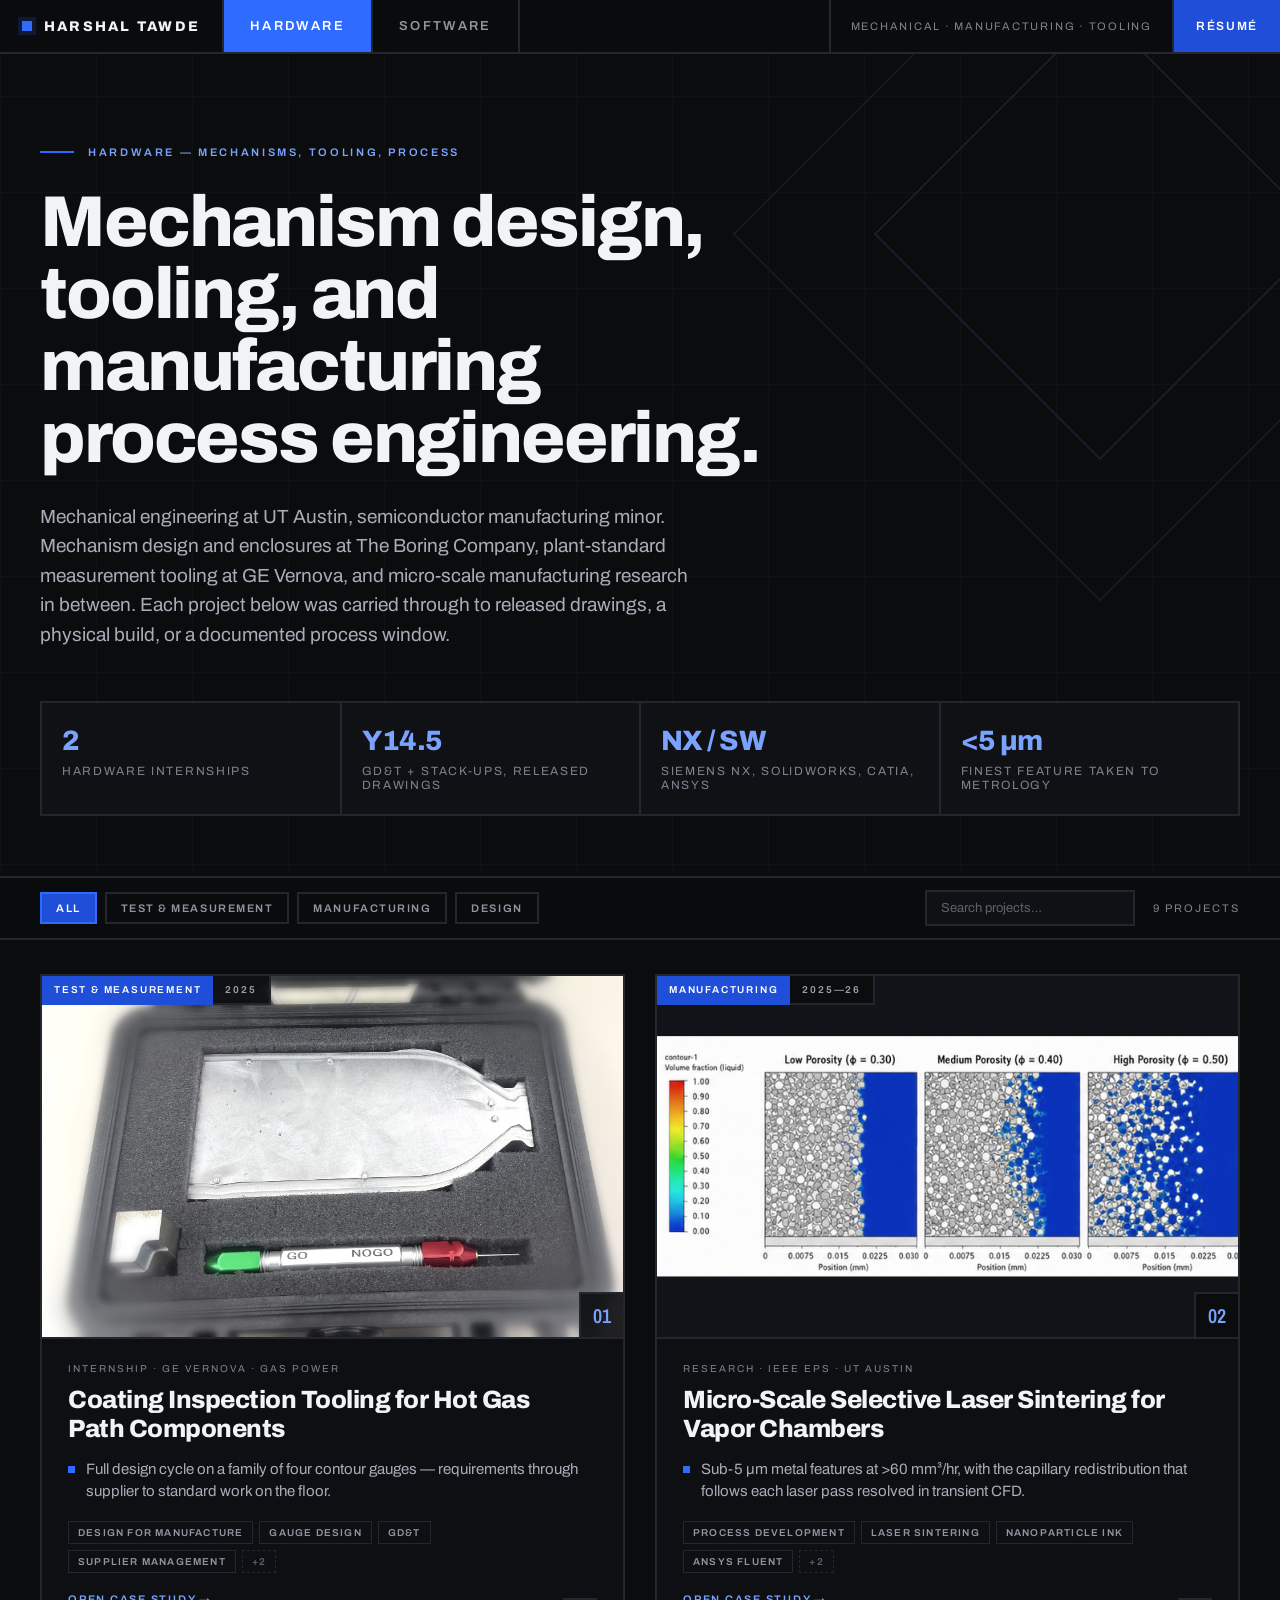
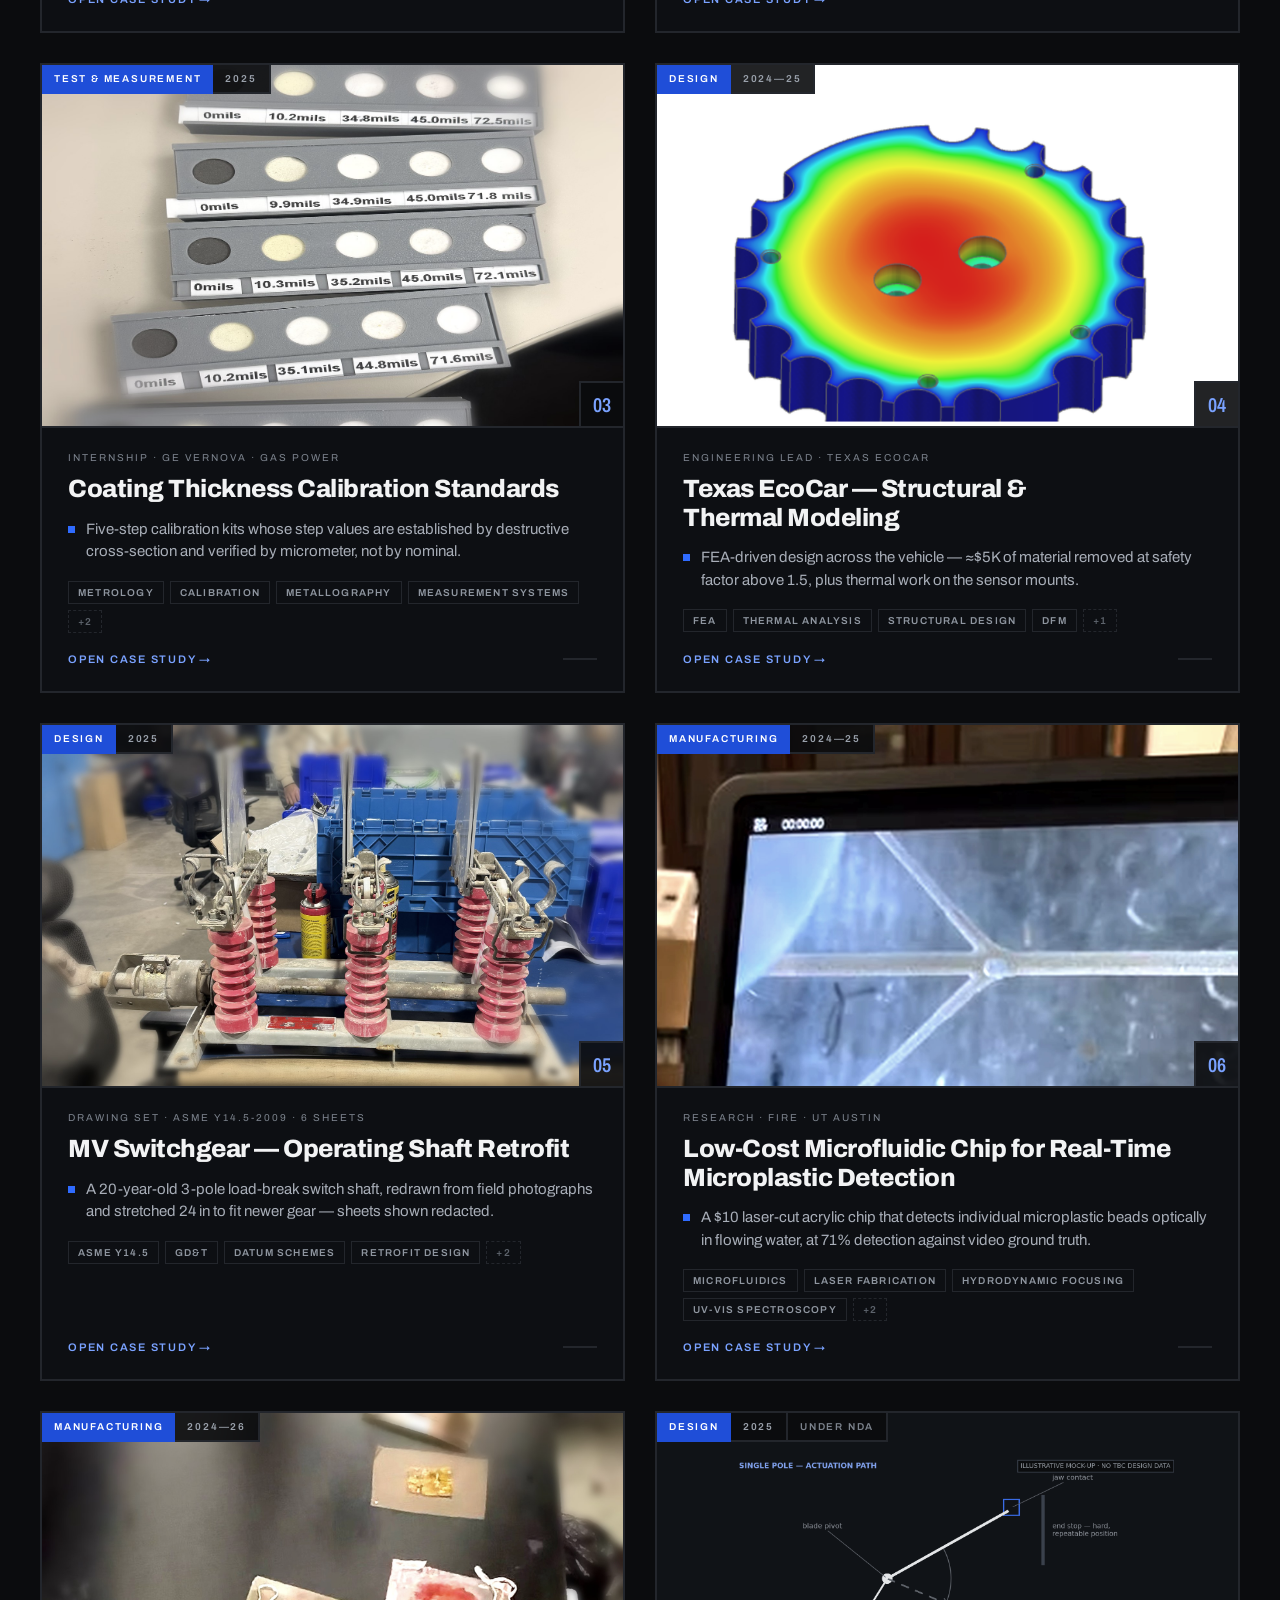
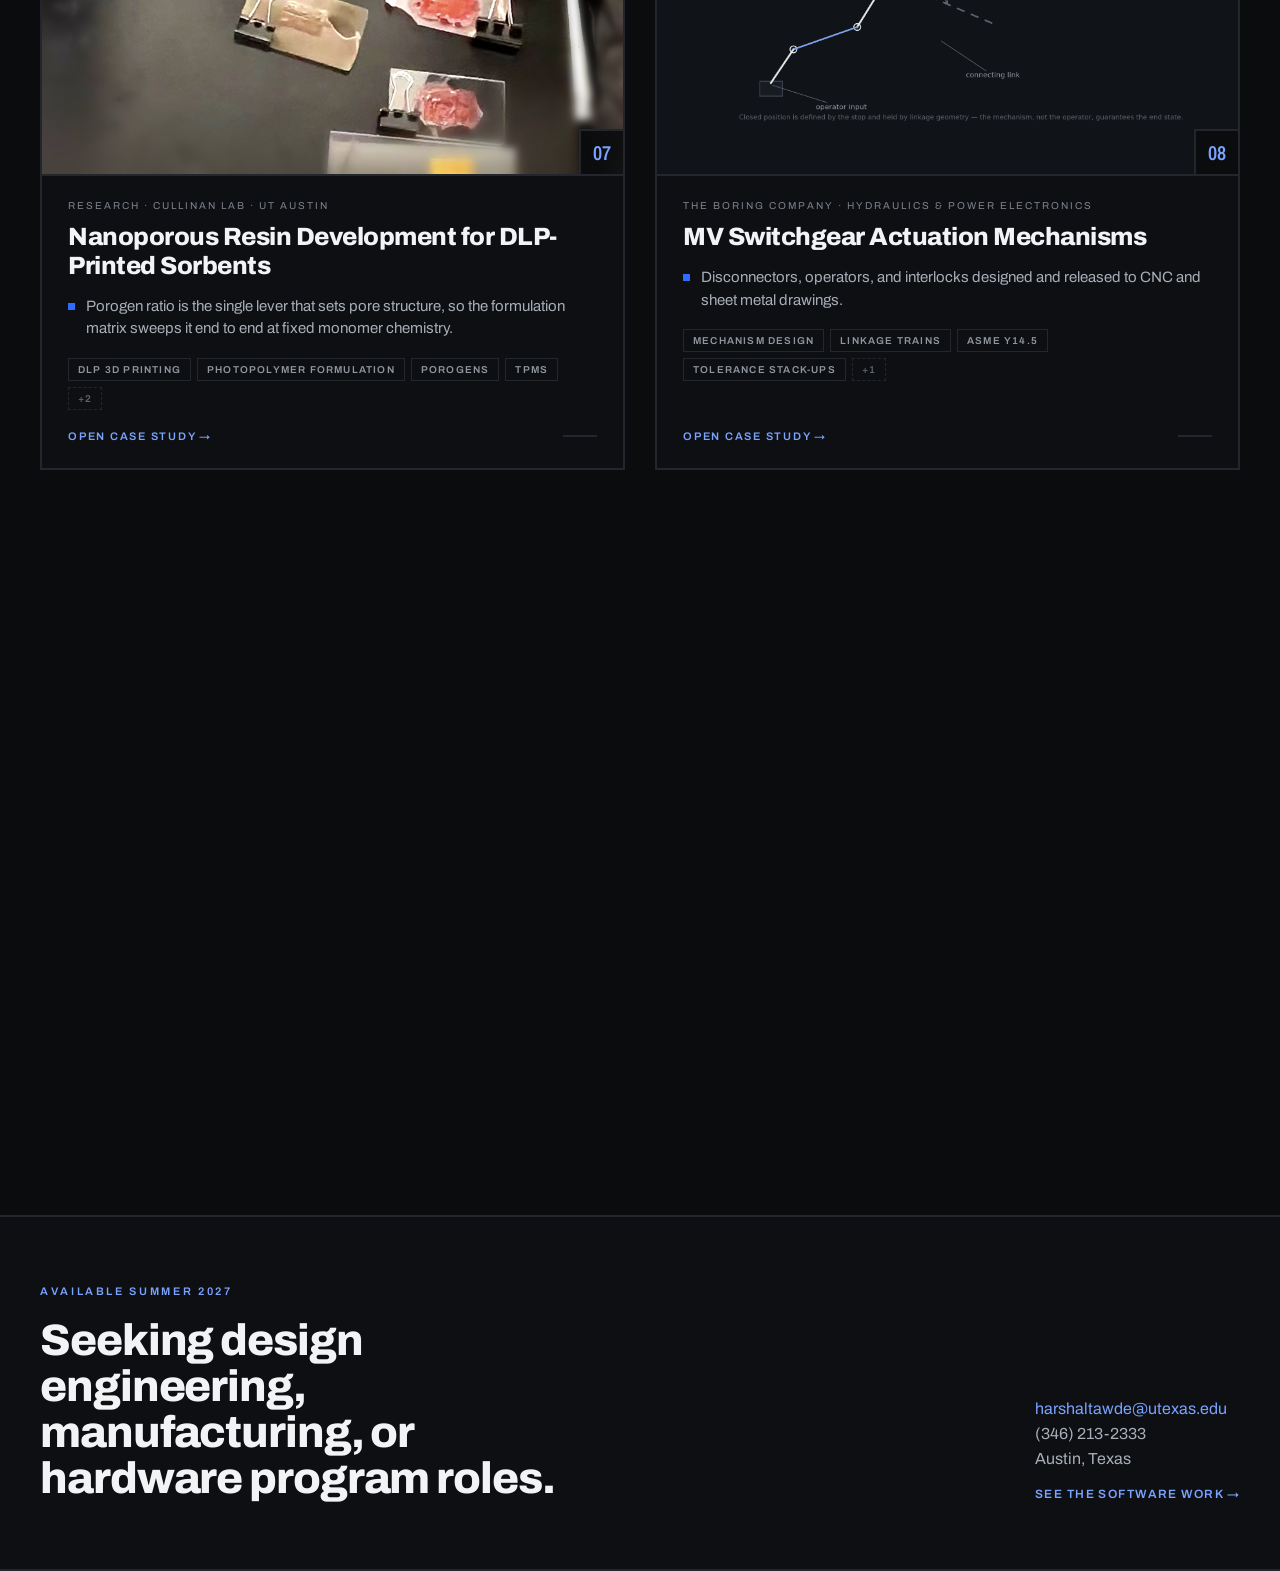
<file: index.html>
<!DOCTYPE html>
<html lang="en">
<head>
<meta charset="utf-8">
<meta name="viewport" content="width=device-width, initial-scale=1">
<title>Harshal Tawde — Hardware</title>
<meta name="description" content="Mechanical engineering: mechanism design, tooling, and manufacturing process work.">
<link rel="preconnect" href="https://fonts.googleapis.com">
<link rel="preconnect" href="https://fonts.gstatic.com" crossorigin>
<link href="https://fonts.googleapis.com/css2?family=Archivo:wght@400;600;800&amp;family=Archivo+Narrow:wght@600&amp;display=swap" rel="stylesheet">
<link rel="stylesheet" href="assets/site.css">
</head>
<body data-page="HW">
  <div class="grid-bg"></div>
  <div class="page">
    <header class="nav">
      <div class="nav-brand"><span class="nav-mark"></span>Harshal Tawde</div>
      <nav class="nav-tabs">
        <a class="nav-tab" href="index.html" aria-current="page">Hardware</a>
        <a class="nav-tab" href="software.html">Software</a>
      </nav>
      <div class="nav-right">
        <span class="nav-meta">Mechanical · Manufacturing · Tooling</span>
        <a class="nav-cta" href="mailto:harshaltawde@utexas.edu">Résumé</a>
      </div>
    </header>
    <main id="view"></main>
  </div>
  <script src="assets/data.js"></script>
  <script src="assets/app.js"></script>
</body>
</html>
</file>
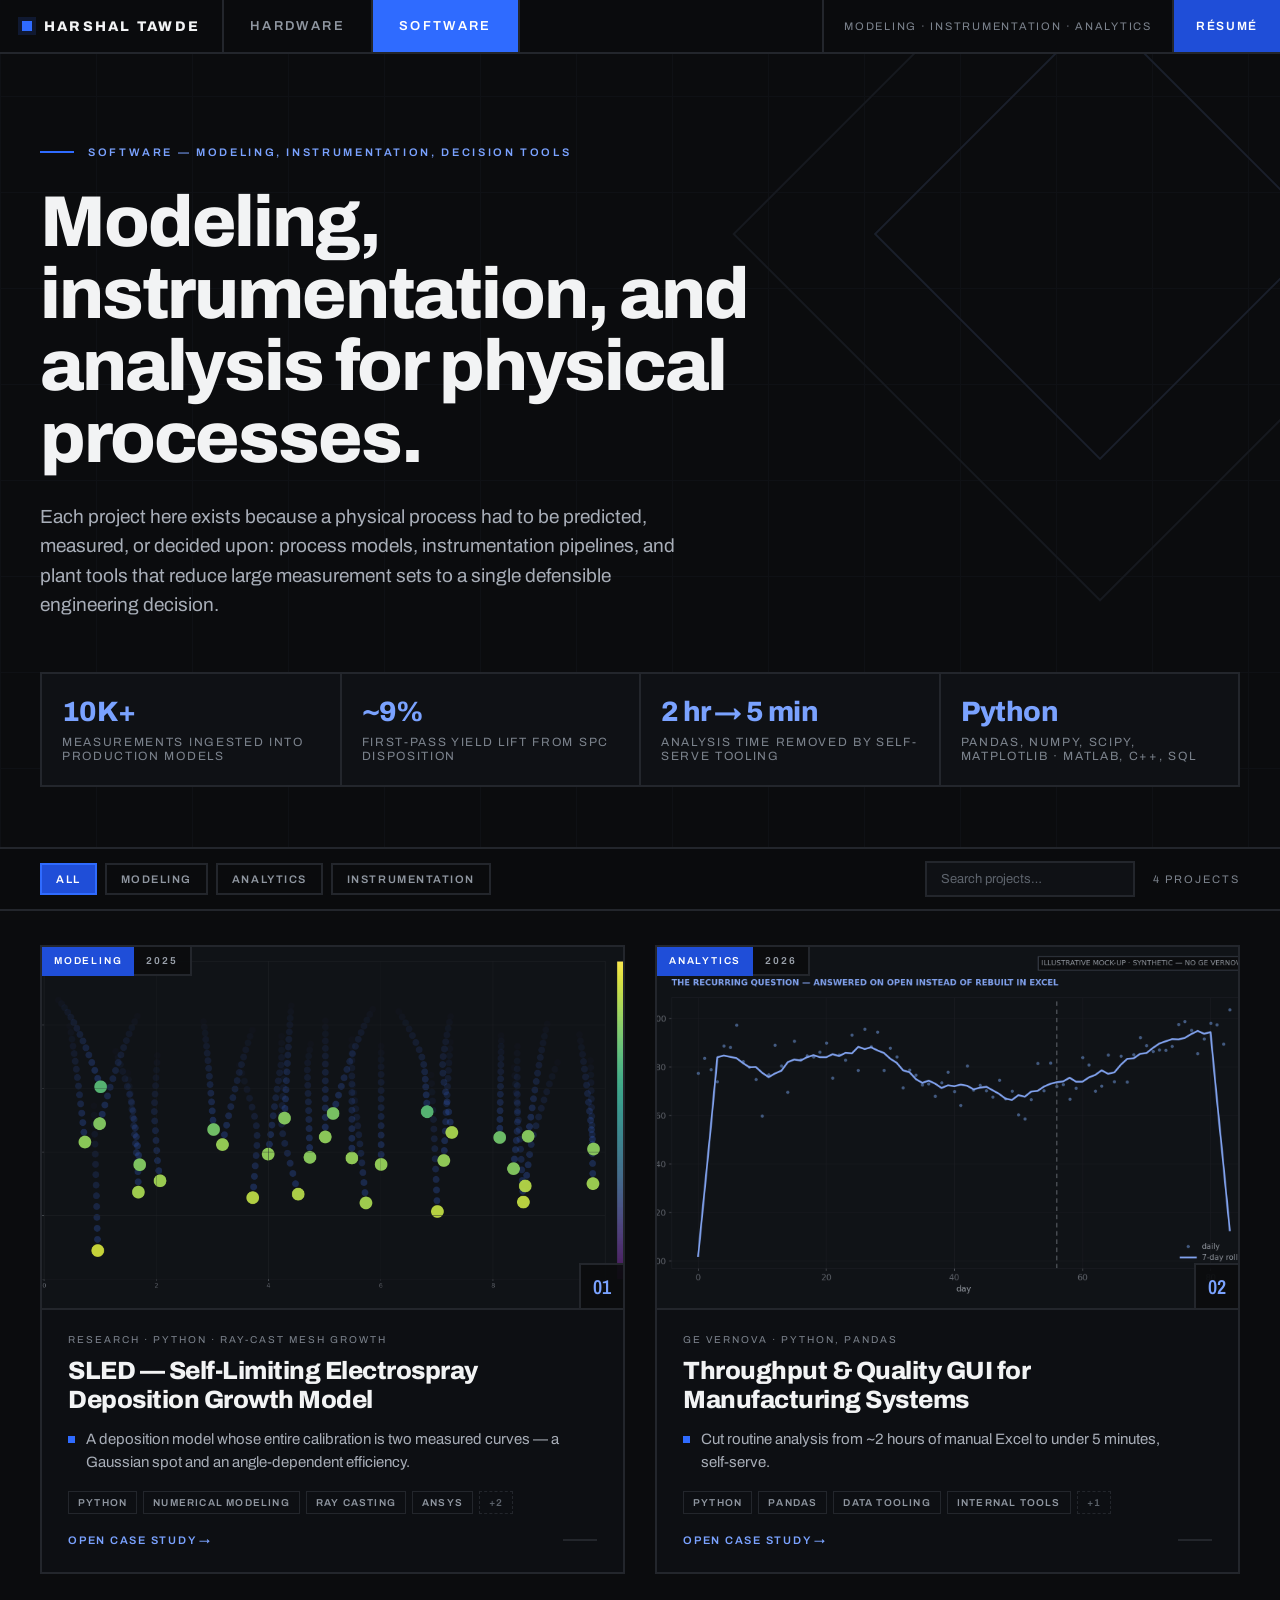
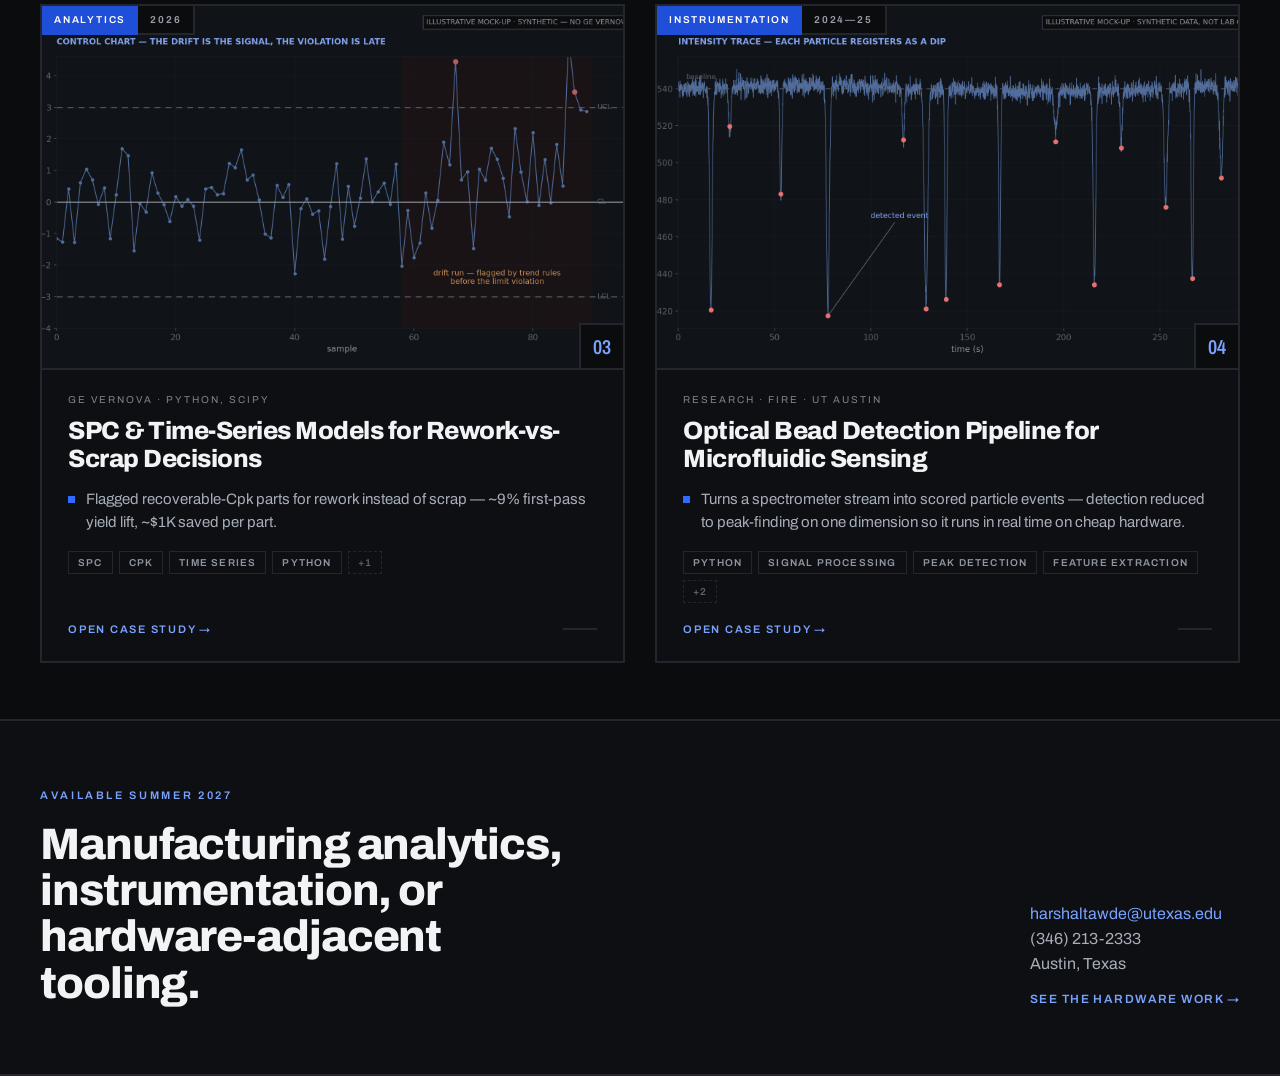
<file: software.html>
<!DOCTYPE html>
<html lang="en">
<head>
<meta charset="utf-8">
<meta name="viewport" content="width=device-width, initial-scale=1">
<title>Harshal Tawde — Software</title>
<meta name="description" content="Modeling, instrumentation, and decision tools built around physical processes.">
<link rel="preconnect" href="https://fonts.googleapis.com">
<link rel="preconnect" href="https://fonts.gstatic.com" crossorigin>
<link href="https://fonts.googleapis.com/css2?family=Archivo:wght@400;600;800&amp;family=Archivo+Narrow:wght@600&amp;display=swap" rel="stylesheet">
<link rel="stylesheet" href="assets/site.css">
</head>
<body data-page="SW">
  <div class="grid-bg"></div>
  <div class="page">
    <header class="nav">
      <div class="nav-brand"><span class="nav-mark"></span>Harshal Tawde</div>
      <nav class="nav-tabs">
        <a class="nav-tab" href="index.html">Hardware</a>
        <a class="nav-tab" href="software.html" aria-current="page">Software</a>
      </nav>
      <div class="nav-right">
        <span class="nav-meta">Modeling · Instrumentation · Analytics</span>
        <a class="nav-cta" href="mailto:harshaltawde@utexas.edu">Résumé</a>
      </div>
    </header>
    <main id="view"></main>
  </div>
  <script src="assets/data.js"></script>
  <script src="assets/app.js"></script>
</body>
</html>
</file>
<file: assets/site.css>
/* Harshal Tawde — portfolio.
   Hard 2px rules, blueprint grid, rotated diamonds, one blue accent. */

:root {
  --bg: #0b0c0e;
  --panel: #0d0f13;
  --panel-2: #0f1115;
  --media: #101318;
  --rule: #23262c;
  --rule-soft: #1c1f25;
  --ink: #f2f3f4;
  --ink-2: #e4e6e9;
  --muted: #a8aeb8;
  --muted-2: #8f96a0;
  --muted-3: #7c838d;
  --muted-4: #5d636c;
  --accent: #2f6bff;
  --accent-dark: #1f4ed8;
  --accent-light: #7aa2ff;
  --nav-h: 54px;
  --pad: 40px;
  --maxw: 1680px;
}

* { box-sizing: border-box; }

html { background: var(--bg); scroll-behavior: smooth; }

body {
  margin: 0;
  background: var(--bg);
  color: var(--ink);
  font-family: Archivo, system-ui, sans-serif;
  -webkit-font-smoothing: antialiased;
}

a { color: var(--accent-light); text-decoration: none; }
a:hover { color: #a8c2ff; }
::selection { background: var(--accent-dark); color: #fff; }
:focus-visible { outline: 2px solid var(--accent); outline-offset: 2px; }

@media (prefers-reduced-motion: reduce) {
  html { scroll-behavior: auto; }
  * { transition: none !important; animation: none !important; }
}

.grid-bg {
  position: fixed;
  inset: 0;
  pointer-events: none;
  z-index: 1;
  background-image:
    linear-gradient(#14171c 1px, transparent 1px),
    linear-gradient(90deg, #14171c 1px, transparent 1px);
  background-size: 96px 96px;
  opacity: 0.55;
}

.page { position: relative; z-index: 2; }

.progress {
  position: fixed;
  left: 0; top: 0;
  height: 3px; width: 0;
  background: var(--accent);
  z-index: 60;
  transition: width 90ms linear;
}

/* scroll reveal — class added by JS, so no-JS still renders everything */
.reveal { opacity: 0; transform: translateY(14px); }
.reveal.in {
  opacity: 1; transform: none;
  transition: opacity 520ms ease, transform 520ms cubic-bezier(.2,.7,.2,1);
}

/* ---------- top nav ---------- */

.nav {
  position: sticky; top: 0; z-index: 50;
  height: var(--nav-h);
  background: #0b0c0ef2;
  backdrop-filter: blur(8px);
  border-bottom: 2px solid var(--rule);
  display: flex; align-items: stretch; justify-content: space-between;
  white-space: nowrap;
}

.nav-brand {
  display: flex; align-items: center; gap: 12px;
  padding: 0 22px;
  border-right: 2px solid var(--rule);
  font-weight: 800; font-size: 14px;
  letter-spacing: 0.16em; text-transform: uppercase;
  color: var(--ink);
}
.nav-mark { width: 10px; height: 10px; background: var(--accent); box-shadow: 0 0 0 4px #2f6bff26; flex: none; }

.nav-tabs { display: flex; align-items: stretch; flex: 1; }
.nav-tab {
  display: flex; align-items: center; padding: 0 26px;
  font-size: 13px; font-weight: 600;
  letter-spacing: 0.18em; text-transform: uppercase;
  border-right: 2px solid var(--rule);
  color: #8f96a0;
}
.nav-tab:hover { color: var(--ink); }
.nav-tab[aria-current="page"] { background: var(--accent); color: #fff; }

.nav-right { display: flex; align-items: stretch; }
.nav-meta {
  display: flex; align-items: center; padding: 0 20px;
  font-size: 11px; letter-spacing: 0.16em; text-transform: uppercase;
  color: var(--muted-3); border-left: 2px solid var(--rule);
}
.nav-cta {
  display: flex; align-items: center; padding: 0 22px;
  font-size: 12px; font-weight: 600;
  letter-spacing: 0.14em; text-transform: uppercase;
  color: #fff; background: var(--accent-dark);
  border-left: 2px solid var(--rule);
}
.nav-cta:hover { background: var(--accent); color: #fff; }

/* ---------- hero ---------- */

.hero {
  position: relative;
  padding: 92px var(--pad) 60px;
  border-bottom: 2px solid var(--rule);
  overflow: hidden;
}
.hero .diamond-a, .hero .diamond-b { position: absolute; transform: rotate(45deg); }
.hero .diamond-a { right: -80px; top: -80px; width: 520px; height: 520px; border: 2px solid #16191f; }
.hero .diamond-b { right: 20px; top: 20px; width: 320px; height: 320px; border: 2px solid #1a1f2b; }

.hero-inner { position: relative; max-width: 1180px; }

.eyebrow {
  display: flex; align-items: center; gap: 14px; margin-bottom: 28px;
  font-size: 11px; font-weight: 600;
  letter-spacing: 0.24em; text-transform: uppercase;
  color: var(--accent-light);
}
.eyebrow::before { content: ""; width: 34px; height: 2px; background: var(--accent); flex: none; }

.hero h1 {
  margin: 0; font-size: 72px; line-height: 1;
  font-weight: 800; letter-spacing: -0.03em;
  max-width: 16ch; text-wrap: pretty;
}
.hero-body {
  margin: 28px 0 0; font-size: 19px; line-height: 1.55;
  max-width: 60ch; color: var(--muted); text-wrap: pretty;
}

.stats {
  position: relative; display: grid;
  grid-template-columns: repeat(4, 1fr);
  gap: 2px; background: var(--rule);
  border: 2px solid var(--rule); margin-top: 52px;
}
.stat { background: var(--panel-2); padding: 22px 20px; }
.stat-v { font-size: 28px; font-weight: 800; letter-spacing: -0.02em; color: var(--accent-light); }
.stat-l { font-size: 12px; letter-spacing: 0.14em; text-transform: uppercase; color: var(--muted-3); margin-top: 8px; }

/* ---------- filter toolbar ---------- */

.toolbar {
  position: sticky; top: var(--nav-h); z-index: 45;
  display: flex; align-items: center; gap: 18px; flex-wrap: wrap;
  padding: 12px var(--pad);
  background: #0b0c0ef2;
  backdrop-filter: blur(8px);
  border-bottom: 2px solid var(--rule);
}

.chips { display: flex; gap: 8px; flex-wrap: wrap; align-items: center; }

.chip {
  font: inherit; padding: 8px 14px;
  border: 2px solid var(--rule);
  background: transparent; color: var(--muted-2);
  font-size: 11px; font-weight: 600;
  letter-spacing: 0.14em; text-transform: uppercase;
  cursor: pointer;
  transition: border-color 160ms ease, color 160ms ease, background 160ms ease;
}
.chip:hover { color: var(--ink); border-color: #39414f; }
.chip[aria-pressed="true"] { background: var(--accent-dark); border-color: var(--accent); color: #fff; }

.tb-spacer { flex: 1; }

.search {
  font: inherit; padding: 9px 14px; min-width: 210px;
  background: var(--panel-2); border: 2px solid var(--rule);
  color: var(--ink); font-size: 13px;
}
.search::placeholder { color: var(--muted-4); }
.search:focus { border-color: var(--accent); outline: none; }

.count {
  font-size: 11px; letter-spacing: 0.18em; text-transform: uppercase;
  color: var(--muted-3); white-space: nowrap;
}

/* ---------- project grid ---------- */

.grid-wrap { padding: 34px var(--pad) 56px; }

.grid {
  display: grid;
  grid-template-columns: repeat(auto-fill, minmax(min(100%, 560px), 1fr));
  gap: 30px;
  max-width: var(--maxw);
  margin: 0 auto;
}

.tile {
  display: flex; flex-direction: column;
  text-align: left; font: inherit; color: inherit;
  background: var(--panel);
  border: 2px solid var(--rule);
  padding: 0; cursor: pointer;
  transition: border-color 200ms ease, transform 260ms cubic-bezier(.2,.7,.2,1);
}
.tile:hover { border-color: #3c4756; transform: translateY(-3px); }

.tile-media {
  position: relative; width: 100%;
  aspect-ratio: 16 / 10;
  overflow: hidden; background: var(--media);
  border-bottom: 2px solid var(--rule);
}
.tile-media .media-inner {
  position: absolute; inset: 0;
  filter: saturate(0.82);
  transition: transform 700ms cubic-bezier(.2,.7,.2,1), filter 400ms ease;
}
.tile:hover .media-inner { transform: scale(1.04); filter: saturate(1); }

.tile-num {
  position: absolute; right: 0; bottom: 0;
  padding: 8px 12px;
  font-family: "Archivo Narrow", Archivo, sans-serif;
  font-size: 20px; font-weight: 600; color: var(--accent-light);
  background: #0b0c0ee6;
  border-left: 2px solid var(--rule);
  border-top: 2px solid var(--rule);
}

.badges { position: absolute; left: 0; top: 0; display: flex; }
.badge {
  padding: 8px 12px;
  font-size: 10px; font-weight: 600;
  letter-spacing: 0.18em; text-transform: uppercase;
}
.badge-disc { background: var(--accent-dark); color: #fff; }
.badge-plain {
  background: #0b0c0ee6; color: #9aa1ab;
  border-right: 2px solid var(--rule);
  border-bottom: 2px solid var(--rule);
}
.badge-nda { color: var(--muted-3); }

.tile-body { padding: 24px 26px 26px; display: flex; flex-direction: column; flex: 1; }

.tile-kicker {
  font-size: 10px; letter-spacing: 0.2em; text-transform: uppercase;
  color: var(--muted-3); margin-bottom: 12px;
}
.tile-title {
  margin: 0; font-size: 25px; line-height: 1.15;
  font-weight: 800; letter-spacing: -0.02em;
  color: var(--ink); text-wrap: pretty;
  transition: color 180ms ease;
}
.tile:hover .tile-title { color: #9dbaff; }

.tile-metric { display: flex; gap: 11px; align-items: flex-start; margin-top: 14px; }
.tile-metric::before {
  content: ""; width: 7px; height: 7px;
  background: var(--accent); flex: none; margin-top: 8px;
}
.tile-metric span { font-size: 15px; line-height: 1.5; color: var(--muted); text-wrap: pretty; }

.tile-tags { display: flex; flex-wrap: wrap; gap: 6px; margin-top: 18px; }
.tile-tag {
  padding: 5px 9px; border: 1px solid var(--rule); color: var(--muted-2);
  font-size: 10px; font-weight: 600; letter-spacing: 0.12em; text-transform: uppercase;
}
.tile-tag.more { border-style: dashed; color: var(--muted-4); }

.tile-foot {
  margin-top: auto; padding-top: 20px;
  display: flex; align-items: center; justify-content: space-between; gap: 12px;
}
.tile-open {
  font-size: 11px; font-weight: 600;
  letter-spacing: 0.16em; text-transform: uppercase; color: var(--accent-light);
}
.tile-bar {
  height: 2px; width: 34px; background: var(--rule);
  transition: width 320ms cubic-bezier(.2,.7,.2,1), background 200ms ease;
}
.tile:hover .tile-bar { width: 88px; background: var(--accent); }

.empty {
  max-width: var(--maxw); margin: 0 auto;
  padding: 70px 0; text-align: center; color: var(--muted-3);
}
.empty b { display: block; font-size: 18px; color: var(--ink-2); margin-bottom: 8px; }

/* ---------- index footer ---------- */

.foot {
  padding: 68px var(--pad);
  display: flex; justify-content: space-between; align-items: flex-end;
  gap: 32px; flex-wrap: wrap;
  border-top: 2px solid var(--rule);
  border-bottom: 2px solid var(--rule);
  background: var(--panel);
}
.foot-avail {
  font-size: 11px; font-weight: 600;
  letter-spacing: 0.24em; text-transform: uppercase;
  color: var(--accent-light); margin-bottom: 20px;
}
.foot-line {
  font-size: 44px; line-height: 1.05; font-weight: 800;
  letter-spacing: -0.025em; max-width: 20ch; text-wrap: pretty;
}
.foot-contact { display: flex; flex-direction: column; gap: 8px; font-size: 16px; color: var(--muted); }
.foot-contact .foot-cross {
  margin-top: 12px; font-weight: 600;
  letter-spacing: 0.12em; text-transform: uppercase; font-size: 12px;
}

/* ---------- case study ---------- */

.subnav {
  display: flex; align-items: stretch;
  border-bottom: 2px solid var(--rule);
  background: #0b0c0ef2; backdrop-filter: blur(8px);
  position: sticky; top: var(--nav-h); z-index: 40;
}
.subnav button {
  font: inherit; background: transparent; border: 0; cursor: pointer;
  padding: 13px 18px;
  font-size: 11px; font-weight: 600;
  letter-spacing: 0.16em; text-transform: uppercase;
  color: var(--muted); display: flex; align-items: center;
}
.subnav button:hover { background: var(--accent-dark); color: #fff; }
.subnav .sub-index { padding: 13px 22px; border-right: 2px solid var(--rule); }
.subnav .sub-kicker {
  flex: 1; padding: 13px 20px;
  font-size: 11px; letter-spacing: 0.16em; text-transform: uppercase;
  color: var(--muted-3); display: flex; align-items: center; min-width: 0;
}
.subnav .sub-kicker span { overflow: hidden; text-overflow: ellipsis; white-space: nowrap; }
.subnav .sub-prev, .subnav .sub-next { border-left: 2px solid var(--rule); }

.case-head { display: grid; grid-template-columns: 1.35fr 1fr; border-bottom: 2px solid var(--rule); }
.case-head-main { padding: 58px var(--pad); border-right: 2px solid var(--rule); position: relative; overflow: hidden; }
.case-head-main .diamond-c {
  position: absolute; left: -60px; bottom: -60px;
  width: 260px; height: 260px; border: 2px solid #16191f; transform: rotate(45deg);
}
.case-head-inner { position: relative; }
.case-meta { display: flex; align-items: center; gap: 14px; margin-bottom: 24px; }
.case-num { font-family: "Archivo Narrow", Archivo, sans-serif; font-size: 30px; font-weight: 600; color: var(--accent); }
.case-meta .dash { width: 28px; height: 2px; background: var(--accent); }
.case-year { font-size: 11px; font-weight: 600; letter-spacing: 0.22em; text-transform: uppercase; color: var(--accent-light); }

.case-head h1 {
  margin: 0; font-size: 48px; line-height: 1.05;
  font-weight: 800; letter-spacing: -0.03em;
  max-width: 20ch; text-wrap: pretty;
}
.case-lede { margin: 22px 0 0; font-size: 18px; line-height: 1.55; max-width: 58ch; color: var(--muted); text-wrap: pretty; }
.tags { display: flex; flex-wrap: wrap; gap: 8px; margin-top: 26px; }
.tag {
  padding: 8px 13px; border: 2px solid var(--rule); color: var(--muted);
  font-size: 11px; font-weight: 600; letter-spacing: 0.14em; text-transform: uppercase;
}

.case-side { display: flex; flex-direction: column; background: var(--panel); }
.case-side-media {
  position: relative; width: 100%; aspect-ratio: 16 / 10;
  background: var(--media); border-bottom: 2px solid var(--rule); overflow: hidden;
}
.outcomes { display: flex; flex-direction: column; flex: 1; }
.outcome { padding: 22px 26px; border-bottom: 2px solid var(--rule); flex: 1; }
.outcome:last-child { border-bottom: 0; }
.outcome-v { font-size: 31px; font-weight: 800; letter-spacing: -0.025em; color: var(--accent-light); line-height: 1; }
.outcome-l { font-size: 13px; line-height: 1.45; color: var(--muted-2); margin-top: 9px; text-wrap: pretty; }

.split { display: grid; grid-template-columns: 1fr 1fr; border-bottom: 2px solid var(--rule); }
.split > .col { padding: 50px var(--pad); }
.split > .col:first-child { border-right: 2px solid var(--rule); }
.split > .col.tinted { background: var(--panel); }

.sec-label {
  font-size: 11px; font-weight: 600;
  letter-spacing: 0.22em; text-transform: uppercase;
  color: var(--accent-light); margin-bottom: 22px;
}
.sec-label.wide { margin-bottom: 26px; }

.prose-lead { margin: 0 0 18px; font-size: 17px; line-height: 1.65; color: var(--ink-2); text-wrap: pretty; }
.prose-sub { margin: 0; font-size: 16px; line-height: 1.65; color: var(--muted-2); text-wrap: pretty; }

.spec {
  display: grid; grid-template-columns: 1fr 1fr; gap: 16px;
  padding: 13px 0; border-bottom: 1px solid var(--rule-soft);
}
.spec-k { font-size: 12px; letter-spacing: 0.12em; text-transform: uppercase; color: var(--muted-3); }
.spec-v { font-size: 15px; font-weight: 600; line-height: 1.45; color: var(--ink-2); }

.gallery-intro { padding: 50px var(--pad) 0; }
.gallery-note { margin: 0 0 26px; font-size: 16px; line-height: 1.55; max-width: 66ch; color: var(--muted-2); text-wrap: pretty; }

.gallery {
  display: grid;
  grid-template-columns: repeat(auto-fit, minmax(min(100%, 320px), 1fr));
  gap: 2px;
  background: var(--rule);
  border-top: 2px solid var(--rule); border-bottom: 2px solid var(--rule);
}
.gal-item { background: var(--panel); display: flex; flex-direction: column; }
.gal-media { position: relative; width: 100%; aspect-ratio: 4 / 3; background: var(--media); overflow: hidden; }
.gal-cap { padding: 16px 20px 22px; border-top: 2px solid var(--rule); }
.gal-tag { font-size: 11px; letter-spacing: 0.18em; text-transform: uppercase; color: var(--accent-light); margin-bottom: 8px; }
.gal-text { font-size: 14px; line-height: 1.55; color: var(--muted-2); text-wrap: pretty; }

.analysis-list { display: flex; flex-direction: column; gap: 24px; }
.analysis-item { display: grid; grid-template-columns: 30px 1fr; gap: 14px; }
.analysis-n { font-family: "Archivo Narrow", Archivo, sans-serif; font-size: 16px; font-weight: 600; color: var(--accent); padding-top: 2px; }
.analysis-t { font-size: 16px; font-weight: 600; line-height: 1.4; color: var(--ink-2); }
.analysis-d { font-size: 15px; line-height: 1.65; color: var(--muted-2); margin-top: 8px; text-wrap: pretty; }

.plot-col { display: flex; flex-direction: column; background: var(--panel); }
.plot-media {
  position: relative; flex: 1; min-height: 320px;
  background: var(--media); border-bottom: 2px solid var(--rule); overflow: hidden;
}
.plot-cap { padding: 18px 28px; font-size: 13px; line-height: 1.55; color: var(--muted-2); text-wrap: pretty; }

.bullet-list { display: flex; flex-direction: column; }
.bullet { display: flex; gap: 14px; padding: 15px 0; border-bottom: 1px solid var(--rule-soft); }
.bullet::before { content: ""; width: 8px; height: 8px; flex: none; margin-top: 9px; background: #3a4049; }
.bullet.accent::before { background: var(--accent); }
.bullet span { font-size: 16px; line-height: 1.6; color: var(--ink-2); text-wrap: pretty; }

.status { margin-top: 32px; padding: 22px; background: var(--media); border-left: 2px solid var(--accent); }
.status-label { font-size: 11px; letter-spacing: 0.2em; text-transform: uppercase; color: var(--muted-3); margin-bottom: 10px; }
.status-text { font-size: 16px; line-height: 1.6; color: var(--ink-2); text-wrap: pretty; }

.case-foot {
  padding: 46px var(--pad);
  display: flex; justify-content: space-between; align-items: center;
  gap: 28px; flex-wrap: wrap;
}
.upnext-label { font-size: 11px; letter-spacing: 0.2em; text-transform: uppercase; color: var(--muted-3); margin-bottom: 10px; }
.upnext {
  font: inherit; background: transparent; border: 0; padding: 0; text-align: left;
  font-size: 28px; font-weight: 800; letter-spacing: -0.02em;
  cursor: pointer; max-width: 26ch; line-height: 1.15; text-wrap: pretty; color: var(--ink);
}
.upnext:hover { color: var(--accent-light); }
.back-index {
  font: inherit; padding: 15px 22px;
  border: 2px solid var(--rule); background: transparent;
  font-size: 12px; font-weight: 600; letter-spacing: 0.14em; text-transform: uppercase;
  cursor: pointer; color: var(--muted);
}
.back-index:hover { background: var(--accent-dark); color: #fff; }

/* ---------- media fills ---------- */

.fill { position: absolute; inset: 0; }
.fill img { width: 100%; height: 100%; object-fit: cover; display: block; }
.fill.zoomable { cursor: zoom-in; }

.zoom-hint {
  position: absolute; right: 10px; bottom: 10px;
  padding: 5px 9px;
  font-size: 10px; font-weight: 600; letter-spacing: 0.16em; text-transform: uppercase;
  color: var(--muted-2); background: #0b0c0ecc; border: 1px solid var(--rule);
  opacity: 0; transition: opacity 200ms ease; pointer-events: none;
}
.gal-media:hover .zoom-hint,
.plot-media:hover .zoom-hint,
.case-side-media:hover .zoom-hint { opacity: 1; }

.lock { position: absolute; inset: 0; background: #0e1015; overflow: hidden; }
.lock::before {
  content: ""; position: absolute; inset: 0;
  background-image:
    linear-gradient(#171b22 1px, transparent 1px),
    linear-gradient(90deg, #171b22 1px, transparent 1px);
  background-size: 32px 32px;
}
.lock i { position: absolute; left: 50%; top: 50%; transform: translate(-50%,-50%) rotate(45deg); display: block; }
.lock .d1 { width: 320px; height: 320px; border: 2px solid #262b34; }
.lock .d2 { width: 200px; height: 200px; border: 2px solid var(--accent-dark); }
.lock .d3 { width: 88px; height: 88px; background: #12161d; border: 2px solid var(--accent); }
.lock .note {
  position: absolute; left: 32px; bottom: 26px; max-width: 44ch;
  font-size: 13px; line-height: 1.55; color: var(--muted-3);
  transform: none; font-style: normal;
}

.pending {
  position: absolute; inset: 0;
  display: flex; flex-direction: column; align-items: center; justify-content: center;
  gap: 10px; text-align: center; padding: 24px;
  background: var(--media);
  background-image:
    linear-gradient(#151920 1px, transparent 1px),
    linear-gradient(90deg, #151920 1px, transparent 1px);
  background-size: 32px 32px;
  color: var(--muted-4);
}
.pending b { font-size: 11px; font-weight: 600; letter-spacing: 0.2em; text-transform: uppercase; color: var(--muted-3); }
.pending span { font-size: 13px; line-height: 1.5; max-width: 34ch; }

/* ---------- lightbox ---------- */

.lb {
  position: fixed; inset: 0; z-index: 100;
  background: rgba(6, 7, 10, 0.96);
  display: flex; flex-direction: column;
  padding: 26px;
}
.lb[hidden] { display: none; }
.lb-top { display: flex; justify-content: space-between; align-items: center; gap: 16px; margin-bottom: 16px; }
.lb-index { font-size: 11px; letter-spacing: 0.2em; text-transform: uppercase; color: var(--muted-3); }
.lb-close, .lb-arrow {
  font: inherit; background: transparent; cursor: pointer;
  border: 2px solid var(--rule); color: var(--muted);
  padding: 9px 15px;
  font-size: 12px; font-weight: 600; letter-spacing: 0.14em; text-transform: uppercase;
}
.lb-close:hover, .lb-arrow:hover { background: var(--accent-dark); color: #fff; border-color: var(--accent); }
.lb-stage { flex: 1; display: flex; align-items: center; gap: 18px; min-height: 0; }
.lb-stage img {
  flex: 1; min-width: 0; max-height: 100%;
  object-fit: contain; display: block;
  border: 2px solid var(--rule); background: var(--media);
}
.lb-cap {
  margin: 16px auto 0; text-align: center;
  font-size: 14px; line-height: 1.55; color: var(--muted); max-width: 90ch;
}
.lb-cap b {
  display: block; color: var(--accent-light);
  font-size: 11px; letter-spacing: 0.18em; text-transform: uppercase; margin-bottom: 6px;
}

/* ---------- responsive ---------- */

@media (max-width: 1200px) {
  .hero h1 { font-size: 56px; }
  .case-head h1 { font-size: 40px; }
  .foot-line { font-size: 36px; }
}

@media (max-width: 900px) {
  :root { --pad: 22px; }
  .nav { height: auto; flex-wrap: wrap; position: static; }
  .nav-brand { width: 100%; border-right: 0; border-bottom: 2px solid var(--rule); padding: 14px 20px; }
  .nav-tabs { flex: 1 0 auto; }
  .nav-tab { padding: 0 18px; height: 46px; }
  .nav-meta { display: none; }
  .nav-cta { height: 46px; }
  .toolbar, .subnav { position: static; }
  .case-head, .split, .gallery { grid-template-columns: 1fr; }
  .case-head-main, .split > .col:first-child { border-right: 0; border-bottom: 2px solid var(--rule); }
  .stats { grid-template-columns: repeat(2, 1fr); }
  .plot-media { min-height: 260px; }
  .grid { gap: 22px; }
}

@media (max-width: 620px) {
  .hero { padding: 52px var(--pad) 40px; }
  .hero h1 { font-size: 38px; }
  .hero-body { font-size: 17px; }
  .hero .diamond-a, .hero .diamond-b { display: none; }
  .stats { grid-template-columns: 1fr; }
  .tile-title { font-size: 21px; }
  .case-head h1 { font-size: 30px; }
  .case-lede { font-size: 17px; }
  .foot-line { font-size: 27px; }
  .upnext { font-size: 21px; }
  .spec { grid-template-columns: 1fr; gap: 4px; }
  .search { min-width: 0; flex: 1; }
  .lock .note { left: 18px; bottom: 18px; }
  .lb { padding: 14px; }
  .lb-stage { gap: 8px; }
}
</file>
